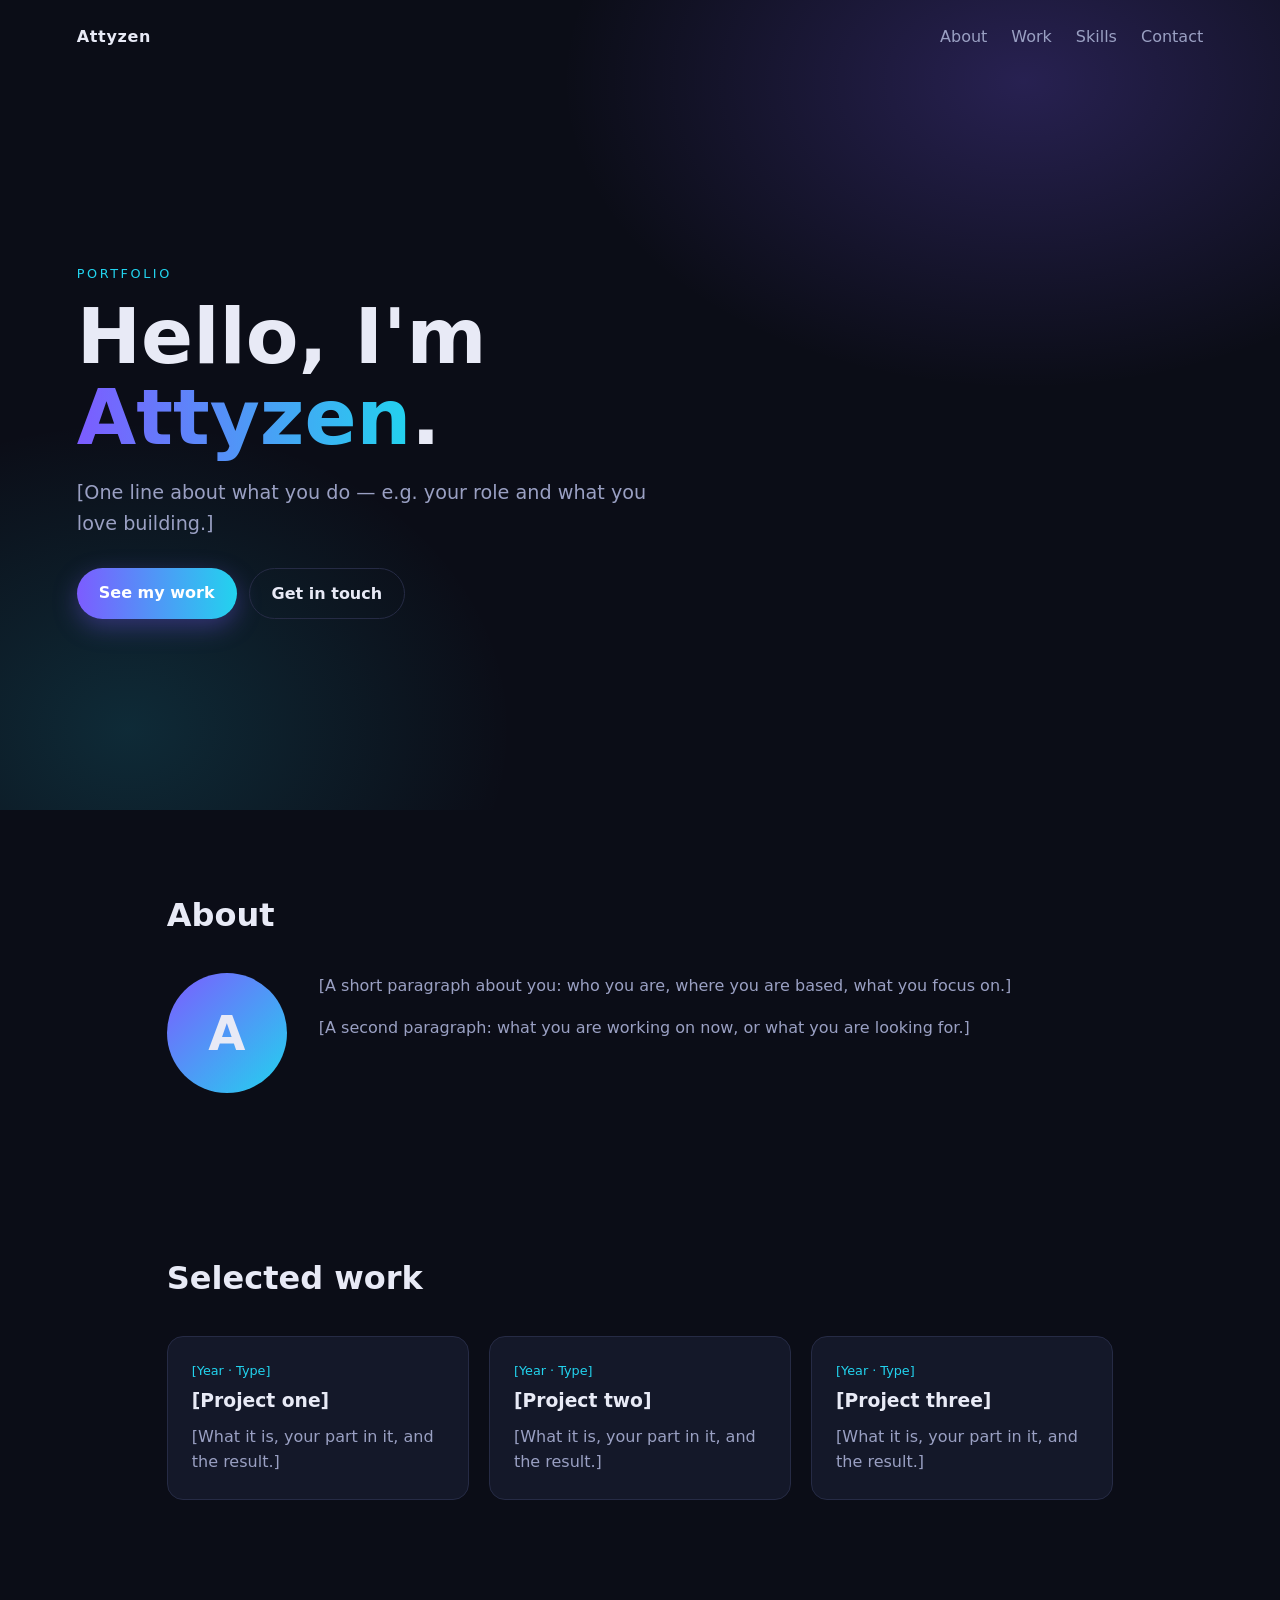
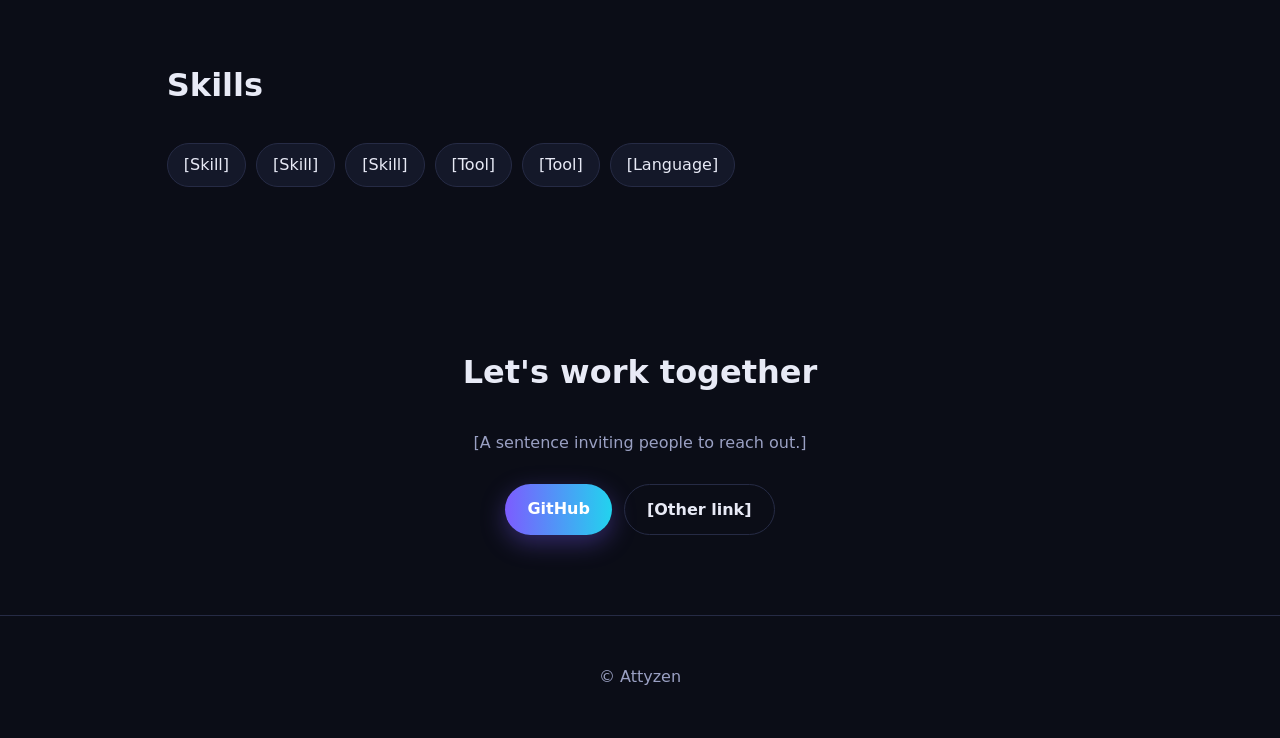
<file: index.html>
<!doctype html>
<html>
<head>
<meta charset="utf-8">
<meta name="viewport" content="width=device-width, initial-scale=1">
<title>testproject</title>
<link rel="stylesheet" href="style.css">
</head>
<body>
<header class="hero">
  <nav class="nav">
    <a class="brand" href="#top">Attyzen</a>
    <ul>
      <li><a href="#about">About</a></li>
      <li><a href="#work">Work</a></li>
      <li><a href="#skills">Skills</a></li>
      <li><a href="#contact">Contact</a></li>
    </ul>
  </nav>
  <div class="hero-inner" id="top">
    <p class="eyebrow">Portfolio</p>
    <h1>Hello, I'm <span class="glow">Attyzen</span>.</h1>
    <p class="lead">[One line about what you do — e.g. your role and what you love building.]</p>
    <div class="cta">
      <a class="btn primary" href="#work">See my work</a>
      <a class="btn ghost" href="#contact">Get in touch</a>
    </div>
  </div>
</header>

<main>
  <section id="about" class="section">
    <h2>About</h2>
    <div class="about">
      <div class="avatar" aria-hidden="true">A</div>
      <div>
        <p>[A short paragraph about you: who you are, where you are based, what you focus on.]</p>
        <p>[A second paragraph: what you are working on now, or what you are looking for.]</p>
      </div>
    </div>
  </section>

  <section id="work" class="section">
    <h2>Selected work</h2>
    <div class="grid">
      <article class="card">
        <p class="tag">[Year · Type]</p>
        <h3>[Project one]</h3>
        <p>[What it is, your part in it, and the result.]</p>
      </article>
      <article class="card">
        <p class="tag">[Year · Type]</p>
        <h3>[Project two]</h3>
        <p>[What it is, your part in it, and the result.]</p>
      </article>
      <article class="card">
        <p class="tag">[Year · Type]</p>
        <h3>[Project three]</h3>
        <p>[What it is, your part in it, and the result.]</p>
      </article>
    </div>
  </section>

  <section id="skills" class="section">
    <h2>Skills</h2>
    <ul class="chips">
      <li>[Skill]</li>
      <li>[Skill]</li>
      <li>[Skill]</li>
      <li>[Tool]</li>
      <li>[Tool]</li>
      <li>[Language]</li>
    </ul>
  </section>

  <section id="contact" class="section contact">
    <h2>Let's work together</h2>
    <p>[A sentence inviting people to reach out.]</p>
    <div class="cta">
      <a class="btn primary" href="https://github.com/johnhojohn969">GitHub</a>
      <a class="btn ghost" href="#">[Other link]</a>
    </div>
  </section>
</main>

<footer class="footer">
  <p>© Attyzen</p>
</footer>

</body>
</html>
</file>
<file: style.css>
:root {
  --bg: #0b0d17;
  --panel: #141829;
  --line: #262b45;
  --text: #e8eaf6;
  --muted: #9aa0c3;
  --accent: #7c5cff;
  --accent2: #22d3ee;
}

* { box-sizing: border-box; }

html { scroll-behavior: smooth; }

body {
  margin: 0;
  background: var(--bg);
  color: var(--text);
  font-family: system-ui, -apple-system, "Segoe UI", Roboto, sans-serif;
  line-height: 1.6;
}

a { color: inherit; text-decoration: none; }

/* Hero */
.hero {
  min-height: 90vh;
  padding: 0 6vw;
  display: flex;
  flex-direction: column;
  background:
    radial-gradient(60vw 40vw at 80% 10%, rgba(124, 92, 255, .25), transparent 60%),
    radial-gradient(50vw 40vw at 10% 90%, rgba(34, 211, 238, .15), transparent 60%);
}

.nav {
  display: flex;
  justify-content: space-between;
  align-items: center;
  padding: 24px 0;
}
.nav ul { display: flex; gap: 24px; list-style: none; margin: 0; padding: 0; }
.nav a { color: var(--muted); }
.nav a:hover { color: var(--text); }
.brand { font-weight: 800; letter-spacing: .04em; color: var(--text) !important; }

.hero-inner { margin: auto 0; max-width: 760px; }
.eyebrow { color: var(--accent2); text-transform: uppercase; letter-spacing: .2em; font-size: .8rem; margin: 0; }
.hero h1 { font-size: clamp(2.4rem, 7vw, 4.8rem); line-height: 1.05; margin: 12px 0 20px; }
.glow {
  background: linear-gradient(90deg, var(--accent), var(--accent2));
  -webkit-background-clip: text;
  background-clip: text;
  color: transparent;
}
.lead { font-size: 1.2rem; color: var(--muted); max-width: 600px; }

.cta { display: flex; gap: 12px; flex-wrap: wrap; margin-top: 28px; }
.btn {
  padding: 12px 22px;
  border-radius: 999px;
  font-weight: 600;
  transition: transform .15s, box-shadow .15s;
}
.btn:hover { transform: translateY(-2px); }
.btn.primary {
  background: linear-gradient(90deg, var(--accent), var(--accent2));
  color: #fff;
  box-shadow: 0 8px 24px rgba(124, 92, 255, .35);
}
.btn.ghost { border: 1px solid var(--line); }

/* Sections */
.section { padding: 80px 6vw; max-width: 1100px; margin: 0 auto; }
.section h2 { font-size: 2rem; margin: 0 0 32px; }

.about { display: flex; gap: 32px; align-items: flex-start; }
.about p { color: var(--muted); margin-top: 0; }
.avatar {
  flex: none;
  width: 120px;
  height: 120px;
  border-radius: 50%;
  display: grid;
  place-items: center;
  font-size: 3rem;
  font-weight: 800;
  background: linear-gradient(135deg, var(--accent), var(--accent2));
}

.grid { display: grid; grid-template-columns: repeat(auto-fit, minmax(260px, 1fr)); gap: 20px; }
.card {
  background: var(--panel);
  border: 1px solid var(--line);
  border-radius: 16px;
  padding: 24px;
  transition: transform .2s, border-color .2s;
}
.card:hover { transform: translateY(-4px); border-color: var(--accent); }
.card h3 { margin: 4px 0 8px; }
.card p { color: var(--muted); margin: 0; }
.card .tag { color: var(--accent2); font-size: .8rem; }

.chips { display: flex; flex-wrap: wrap; gap: 10px; list-style: none; padding: 0; margin: 0; }
.chips li {
  padding: 8px 16px;
  border: 1px solid var(--line);
  border-radius: 999px;
  background: var(--panel);
}

.contact { text-align: center; }
.contact p { color: var(--muted); }
.contact .cta { justify-content: center; }

.footer { text-align: center; padding: 32px; color: var(--muted); border-top: 1px solid var(--line); }

@media (max-width: 600px) {
  .nav ul { gap: 14px; font-size: .9rem; }
  .about { flex-direction: column; }
}
</file>
